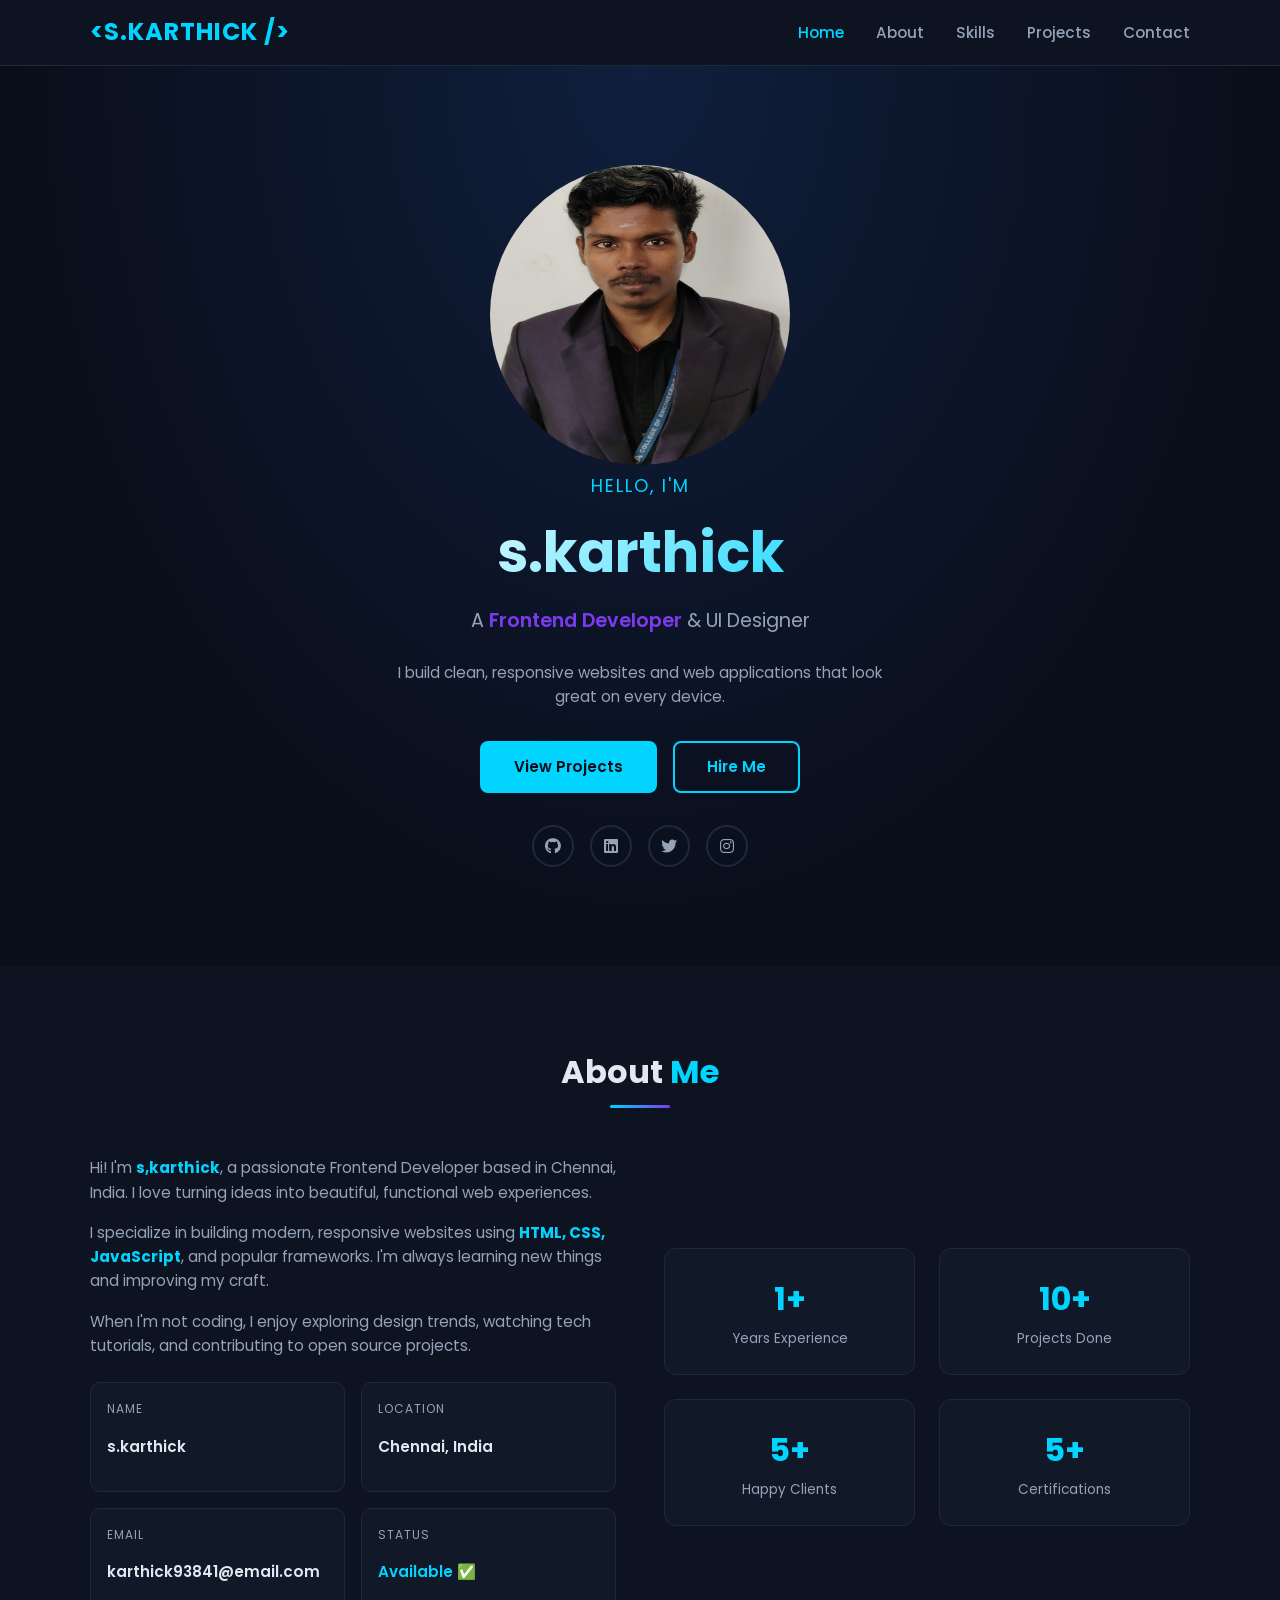
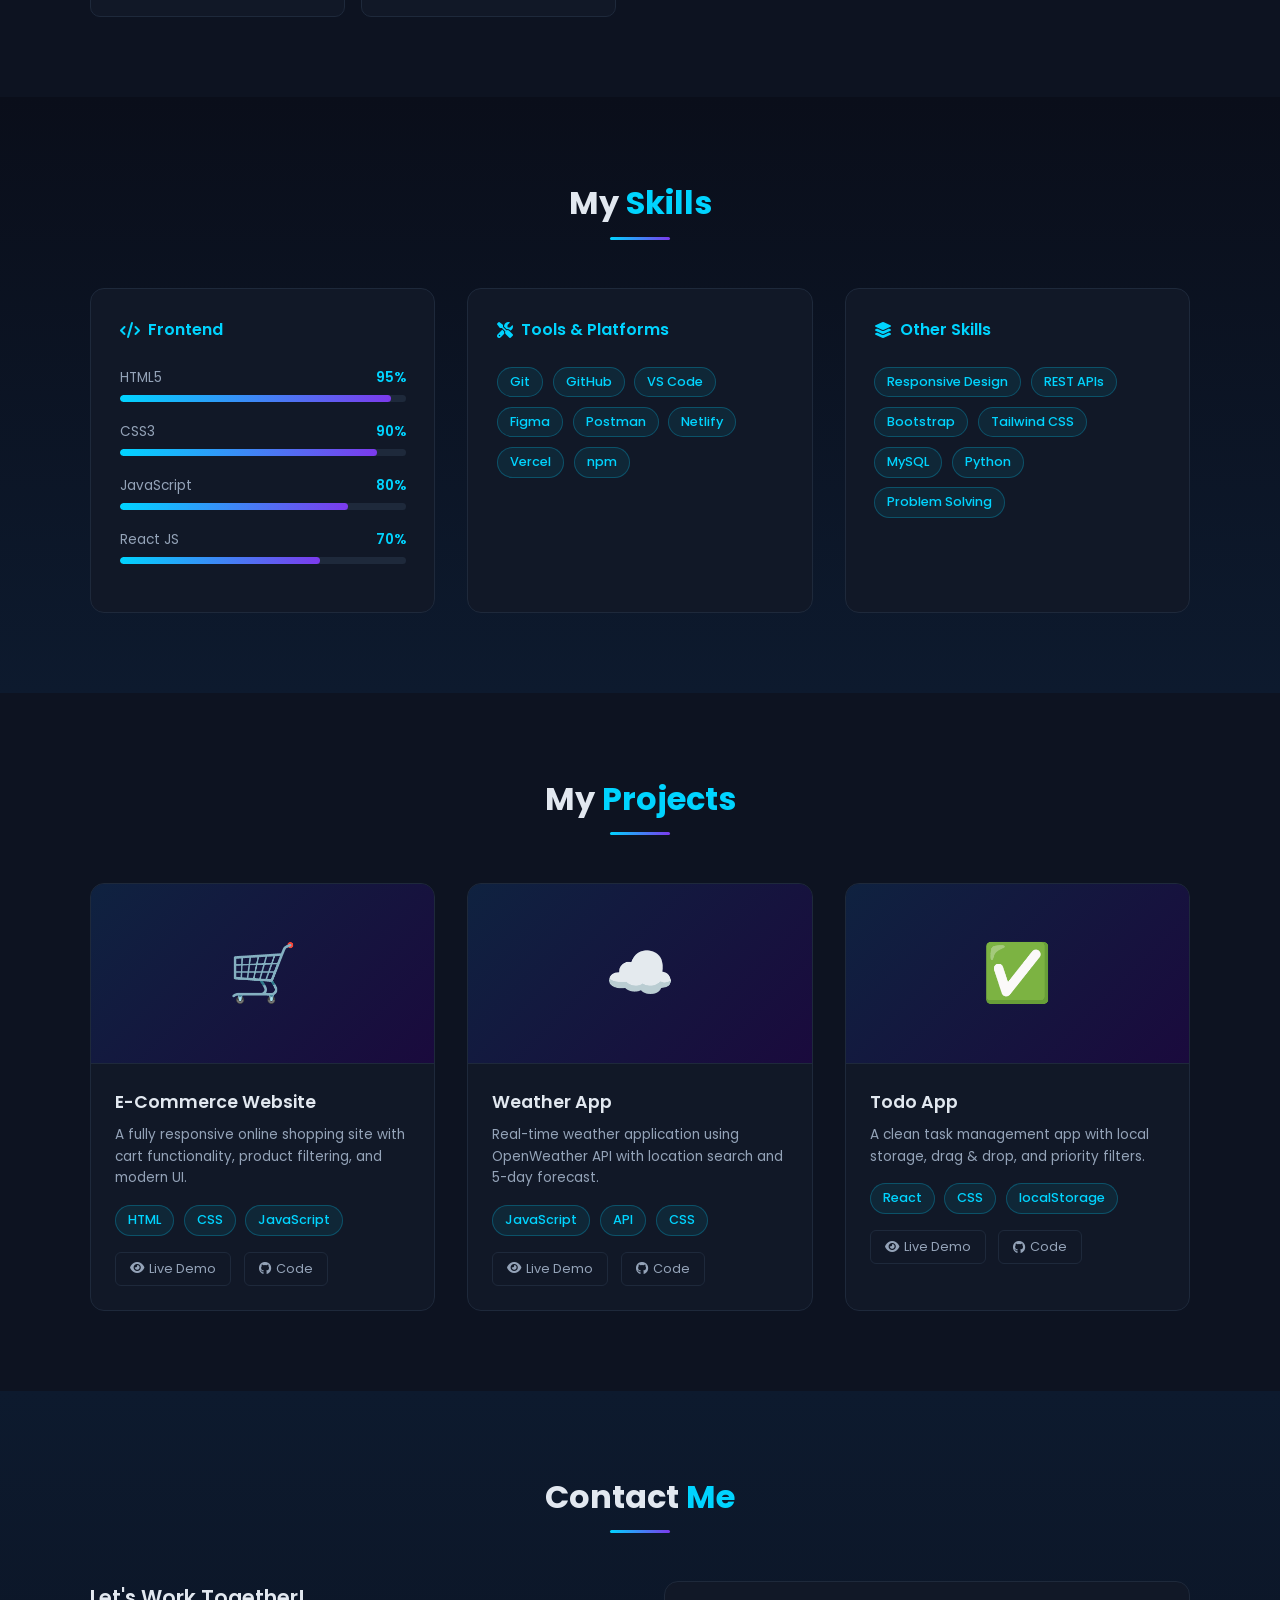
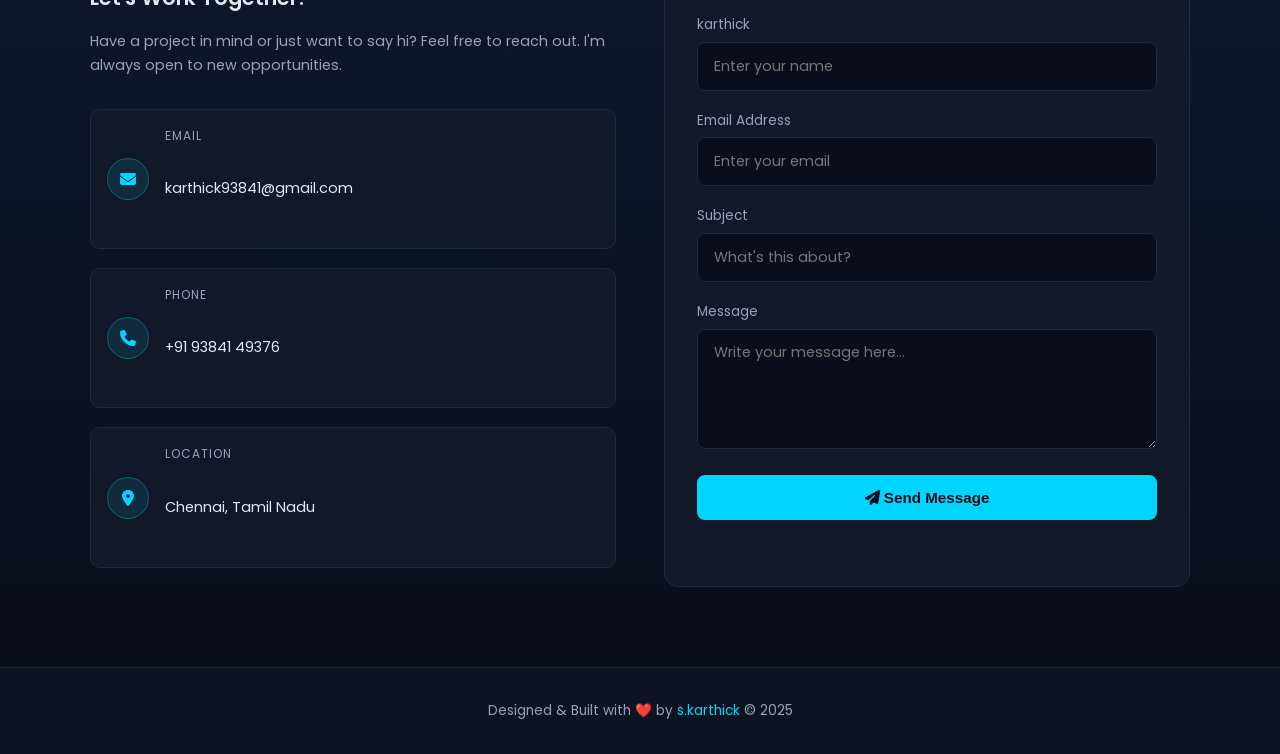
<file: index.html>
<!DOCTYPE html>
<html lang="en">
<head>
  <meta charset="UTF-8" />
  <meta name="viewport" content="width=device-width, initial-scale=1.0"/>
  <title>My Portfolio</title>
  <link href="https://fonts.googleapis.com/css2?family=Poppins:wght@300;400;600;700&display=swap" rel="stylesheet"/>
  <link href="https://cdnjs.cloudflare.com/ajax/libs/font-awesome/6.5.0/css/all.min.css" rel="stylesheet"/>

  <style>
    /* ============================
       CSS VARIABLES (Easy to edit!)
    ============================ */
    :root {
      --bg-main: #0a0e1a;        /* Page background */
      --bg-card: #111827;        /* Card/box background */
      --bg-nav: #0d1321;         /* Navbar background */
      --accent: #00d4ff;         /* Main accent color (cyan) */
      --accent2: #7c3aed;        /* Secondary accent (purple) */
      --text-main: #e2e8f0;      /* Main text */
      --text-muted: #94a3b8;     /* Muted text */
      --border: #1e293b;         /* Default border */
      --border-hover: #00d4ff;   /* Hover border color */
      --shadow-hover: 0 0 20px rgba(0, 212, 255, 0.3);
    }

    /* ============================
       RESET & BASE
    ============================ */
    * {
      margin: 0;
      padding: 0;
      box-sizing: border-box;
    }

    html {
      scroll-behavior: smooth;
    }

    body {
      font-family: 'Poppins', sans-serif;
      background-color: var(--bg-main);
      color: var(--text-main);
      line-height: 1.6;
    }

    a {
      text-decoration: none;
      color: inherit;
    }

    /* ============================
       NAVBAR
    ============================ */
    nav {
      background-color: var(--bg-nav);
      border-bottom: 1px solid var(--border);
      position: sticky;
      top: 0;
      z-index: 100;
      padding: 0 2rem;
    }

    .nav-container {
      max-width: 1100px;
      margin: auto;
      display: flex;
      justify-content: space-between;
      align-items: center;
      height: 65px;
    }

    .logo {
      font-size: 1.5rem;
      font-weight: 700;
      color: var(--accent);
      letter-spacing: 1px;
    }

    .nav-links {
      list-style: none;
      display: flex;
      gap: 2rem;
    }

    .nav-links a {
      color: var(--text-muted);
      font-size: 0.95rem;
      font-weight: 500;
      transition: color 0.3s;
      position: relative;
    }

    /* Underline hover effect on nav */
    .nav-links a::after {
      content: '';
      position: absolute;
      left: 0; bottom: -4px;
      width: 0; height: 2px;
      background: var(--accent);
      transition: width 0.3s;
    }

    .nav-links a:hover {
      color: var(--accent);
    }

    .nav-links a:hover::after {
      width: 100%;
    }

    /* Hamburger for mobile */
    .hamburger {
      display: none;
      font-size: 1.5rem;
      cursor: pointer;
      color: var(--accent);
    }

    /* ============================
       HERO SECTION
    ============================ */
    #home {
      min-height: 100vh;
      display: flex;
      align-items: center;
      justify-content: center;
      text-align: center;
      padding: 4rem 2rem;
      background: radial-gradient(ellipse at top, #0f1f3d 0%, var(--bg-main) 70%);
    }

    .hero-content {
      max-width: 700px;
    }

    .hero-img {
      width: 140px;
      height: 140px;
      border-radius: 50%;
      border: 3px solid var(--accent);
      box-shadow: 0 0 25px rgba(0, 212, 255, 0.4);
      margin-bottom: 1.5rem;
      object-fit: cover;
      background: var(--bg-card);
      display: flex;
      align-items: center;
      justify-content: center;
      font-size: 4rem;
      margin: 0 auto 1.5rem;
    }

    .hero-greeting {
      font-size: 1.1rem;
      color: var(--accent);
      font-weight: 400;
      margin-bottom: 0.5rem;
      letter-spacing: 2px;
      text-transform: uppercase;
    }

    .hero-name {
      font-size: clamp(2rem, 5vw, 3.5rem);
      font-weight: 700;
      margin-bottom: 0.5rem;
      background: linear-gradient(135deg, #ffffff, var(--accent));
      -webkit-background-clip: text;
      -webkit-text-fill-color: transparent;
      background-clip: text;
    }

    .hero-role {
      font-size: 1.2rem;
      color: var(--text-muted);
      margin-bottom: 1.5rem;
    }

    .hero-role span {
      color: var(--accent2);
      font-weight: 600;
    }

    .hero-desc {
      font-size: 0.95rem;
      color: var(--text-muted);
      max-width: 500px;
      margin: 0 auto 2rem;
    }

    .btn-group {
      display: flex;
      gap: 1rem;
      justify-content: center;
      flex-wrap: wrap;
    }

    /* Buttons */
    .btn {
      padding: 0.75rem 2rem;
      border-radius: 8px;
      font-size: 0.95rem;
      font-weight: 600;
      cursor: pointer;
      transition: all 0.3s;
      border: 2px solid transparent;
    }

    .btn-primary {
      background: var(--accent);
      color: #0a0e1a;
      border-color: var(--accent);
    }

    .btn-primary:hover {
      background: transparent;
      color: var(--accent);
      box-shadow: var(--shadow-hover);
    }

    .btn-outline {
      background: transparent;
      color: var(--accent);
      border-color: var(--accent);
    }

    .btn-outline:hover {
      background: var(--accent);
      color: #0a0e1a;
      box-shadow: var(--shadow-hover);
    }

    /* Social icons */
    .social-icons {
      display: flex;
      gap: 1rem;
      justify-content: center;
      margin-top: 2rem;
    }

    .social-icons a {
      width: 42px;
      height: 42px;
      border-radius: 50%;
      border: 2px solid var(--border);
      display: flex;
      align-items: center;
      justify-content: center;
      color: var(--text-muted);
      font-size: 1rem;
      transition: all 0.3s;
    }

    .social-icons a:hover {
      border-color: var(--accent);
      color: var(--accent);
      box-shadow: var(--shadow-hover);
      transform: translateY(-3px);
    }

    /* ============================
       SECTION STYLES (shared)
    ============================ */
    section {
      padding: 5rem 2rem;
    }

    .section-title {
      text-align: center;
      font-size: 2rem;
      font-weight: 700;
      margin-bottom: 0.5rem;
    }

    .section-title span {
      color: var(--accent);
    }

    .section-line {
      width: 60px;
      height: 3px;
      background: linear-gradient(90deg, var(--accent), var(--accent2));
      margin: 0 auto 3rem;
      border-radius: 2px;
    }

    .container {
      max-width: 1100px;
      margin: auto;
    }

    /* ============================
       ABOUT SECTION
    ============================ */
    #about {
      background-color: #0d1321;
    }

    .about-grid {
      display: grid;
      grid-template-columns: 1fr 1fr;
      gap: 3rem;
      align-items: center;
    }

    .about-text p {
      color: var(--text-muted);
      margin-bottom: 1rem;
      font-size: 0.95rem;
    }

    .about-text p strong {
      color: var(--accent);
    }

    .about-info {
      display: grid;
      grid-template-columns: 1fr 1fr;
      gap: 1rem;
      margin-top: 1.5rem;
    }

    .info-box {
      background: var(--bg-card);
      border: 1px solid var(--border);
      border-radius: 10px;
      padding: 1rem;
      transition: all 0.3s;
    }

    .info-box:hover {
      border-color: var(--border-hover);
      box-shadow: var(--shadow-hover);
      transform: translateY(-3px);
    }

    .info-box .label {
      font-size: 0.75rem;
      color: var(--text-muted);
      text-transform: uppercase;
      letter-spacing: 1px;
    }

    .info-box .value {
      font-size: 0.95rem;
      font-weight: 600;
      color: var(--text-main);
      margin-top: 2px;
    }

    /* Stats boxes */
    .about-stats {
      display: grid;
      grid-template-columns: repeat(2, 1fr);
      gap: 1.5rem;
    }

    .stat-card {
      background: var(--bg-card);
      border: 1px solid var(--border);
      border-radius: 12px;
      padding: 1.5rem;
      text-align: center;
      transition: all 0.3s;
    }

    .stat-card:hover {
      border-color: var(--border-hover);
      box-shadow: var(--shadow-hover);
      transform: translateY(-4px);
    }

    .stat-card .number {
      font-size: 2rem;
      font-weight: 700;
      color: var(--accent);
    }

    .stat-card .label {
      font-size: 0.85rem;
      color: var(--text-muted);
      margin-top: 4px;
    }

    /* ============================
       SKILLS SECTION
    ============================ */
    #skills {
      background: linear-gradient(180deg, var(--bg-main) 0%, #0d1a2e 100%);
    }

    .skills-grid {
      display: grid;
      grid-template-columns: repeat(auto-fit, minmax(280px, 1fr));
      gap: 2rem;
    }

    .skill-category {
      background: var(--bg-card);
      border: 1px solid var(--border);
      border-radius: 14px;
      padding: 1.8rem;
      transition: all 0.3s;
    }

    .skill-category:hover {
      border-color: var(--border-hover);
      box-shadow: var(--shadow-hover);
      transform: translateY(-5px);
    }

    .skill-category h3 {
      font-size: 1rem;
      font-weight: 600;
      color: var(--accent);
      margin-bottom: 1.5rem;
      display: flex;
      align-items: center;
      gap: 0.5rem;
    }

    .skill-item {
      margin-bottom: 1.2rem;
    }

    .skill-info {
      display: flex;
      justify-content: space-between;
      font-size: 0.85rem;
      margin-bottom: 6px;
      color: var(--text-muted);
    }

    .skill-info span:last-child {
      color: var(--accent);
      font-weight: 600;
    }

    /* Progress bar */
    .progress-bar {
      height: 7px;
      background: var(--border);
      border-radius: 10px;
      overflow: hidden;
    }

    .progress-fill {
      height: 100%;
      border-radius: 10px;
      background: linear-gradient(90deg, var(--accent), var(--accent2));
      width: 0;
      animation: fillBar 1.5s ease forwards;
      animation-delay: 0.3s;
    }

    @keyframes fillBar {
      from { width: 0; }
      to { width: var(--fill); }
    }

    /* Tech tag chips */
    .tech-tags {
      display: flex;
      flex-wrap: wrap;
      gap: 0.6rem;
      margin-top: 0.5rem;
    }

    .tag {
      background: rgba(0, 212, 255, 0.08);
      border: 1px solid rgba(0, 212, 255, 0.25);
      color: var(--accent);
      padding: 4px 12px;
      border-radius: 20px;
      font-size: 0.8rem;
      font-weight: 500;
      transition: all 0.3s;
    }

    .tag:hover {
      background: var(--accent);
      color: #0a0e1a;
      box-shadow: 0 0 10px rgba(0, 212, 255, 0.4);
    }

    /* ============================
       PROJECTS SECTION
    ============================ */
    #projects {
      background-color: #0d1321;
    }

    .projects-grid {
      display: grid;
      grid-template-columns: repeat(auto-fit, minmax(300px, 1fr));
      gap: 2rem;
    }

    .project-card {
      background: var(--bg-card);
      border: 1px solid var(--border);
      border-radius: 14px;
      overflow: hidden;
      transition: all 0.3s;
    }

    .project-card:hover {
      border-color: var(--border-hover);
      box-shadow: var(--shadow-hover);
      transform: translateY(-6px);
    }

    .project-img {
      height: 180px;
      background: linear-gradient(135deg, #0f2240, #1a0a3d);
      display: flex;
      align-items: center;
      justify-content: center;
      font-size: 3.5rem;
      border-bottom: 1px solid var(--border);
    }

    .project-body {
      padding: 1.5rem;
    }

    .project-body h3 {
      font-size: 1.1rem;
      font-weight: 600;
      margin-bottom: 0.5rem;
    }

    .project-body p {
      font-size: 0.85rem;
      color: var(--text-muted);
      margin-bottom: 1rem;
    }

    .project-links {
      display: flex;
      gap: 0.8rem;
    }

    .project-links a {
      font-size: 0.8rem;
      padding: 6px 14px;
      border-radius: 6px;
      border: 1px solid var(--border);
      color: var(--text-muted);
      display: flex;
      align-items: center;
      gap: 5px;
      transition: all 0.3s;
    }

    .project-links a:hover {
      border-color: var(--accent);
      color: var(--accent);
      box-shadow: 0 0 10px rgba(0, 212, 255, 0.2);
    }

    /* ============================
       CONTACT SECTION
    ============================ */
    #contact {
      background: linear-gradient(180deg, #0d1a2e 0%, var(--bg-main) 100%);
    }

    .contact-grid {
      display: grid;
      grid-template-columns: 1fr 1fr;
      gap: 3rem;
    }

    .contact-info h3 {
      font-size: 1.3rem;
      font-weight: 600;
      margin-bottom: 1rem;
    }

    .contact-info p {
      color: var(--text-muted);
      font-size: 0.9rem;
      margin-bottom: 2rem;
    }

    .contact-item {
      display: flex;
      align-items: center;
      gap: 1rem;
      margin-bottom: 1.2rem;
      padding: 1rem;
      background: var(--bg-card);
      border: 1px solid var(--border);
      border-radius: 10px;
      transition: all 0.3s;
    }

    .contact-item:hover {
      border-color: var(--border-hover);
      box-shadow: var(--shadow-hover);
    }

    .contact-item .icon {
      width: 42px;
      height: 42px;
      border-radius: 50%;
      background: rgba(0, 212, 255, 0.1);
      border: 1px solid rgba(0, 212, 255, 0.3);
      display: flex;
      align-items: center;
      justify-content: center;
      color: var(--accent);
      flex-shrink: 0;
    }

    .contact-item .detail .label {
      font-size: 0.75rem;
      color: var(--text-muted);
      text-transform: uppercase;
      letter-spacing: 1px;
    }

    .contact-item .detail .value {
      font-size: 0.9rem;
      color: var(--text-main);
      margin-top: 2px;
    }

    /* Contact Form */
    .contact-form {
      background: var(--bg-card);
      border: 1px solid var(--border);
      border-radius: 14px;
      padding: 2rem;
    }

    .form-group {
      margin-bottom: 1.2rem;
    }

    .form-group label {
      display: block;
      font-size: 0.85rem;
      color: var(--text-muted);
      margin-bottom: 6px;
    }

    .form-group input,
    .form-group textarea {
      width: 100%;
      padding: 0.8rem 1rem;
      background: var(--bg-main);
      border: 1px solid var(--border);
      border-radius: 8px;
      color: var(--text-main);
      font-family: 'Poppins', sans-serif;
      font-size: 0.9rem;
      transition: border-color 0.3s, box-shadow 0.3s;
      outline: none;
    }

    .form-group input:focus,
    .form-group textarea:focus {
      border-color: var(--accent);
      box-shadow: 0 0 12px rgba(0, 212, 255, 0.2);
    }

    .form-group textarea {
      resize: vertical;
      min-height: 120px;
    }

    .btn-full {
      width: 100%;
    }

    /* ============================
       FOOTER
    ============================ */
    footer {
      background: var(--bg-nav);
      border-top: 1px solid var(--border);
      text-align: center;
      padding: 2rem;
      color: var(--text-muted);
      font-size: 0.85rem;
    }

    footer span {
      color: var(--accent);
    }

    /* ============================
       SCROLL TO TOP BUTTON
    ============================ */
    #scrollTop {
      position: fixed;
      bottom: 2rem;
      right: 2rem;
      width: 44px;
      height: 44px;
      background: var(--accent);
      color: #0a0e1a;
      border: none;
      border-radius: 50%;
      font-size: 1.1rem;
      cursor: pointer;
      display: none;
      align-items: center;
      justify-content: center;
      box-shadow: 0 0 15px rgba(0, 212, 255, 0.4);
      transition: all 0.3s;
      z-index: 99;
    }

    #scrollTop:hover {
      transform: translateY(-3px);
      box-shadow: 0 0 25px rgba(0, 212, 255, 0.6);
    }

    #scrollTop.show {
      display: flex;
    }

    /* ============================
       RESPONSIVE - TABLET
    ============================ */
    @media (max-width: 900px) {
      .about-grid,
      .contact-grid {
        grid-template-columns: 1fr;
      }

      .about-stats {
        grid-template-columns: repeat(4, 1fr);
      }
    }

    /* ============================
       RESPONSIVE - MOBILE
    ============================ */
    @media (max-width: 600px) {
      /* Hamburger menu */
      .hamburger {
        display: block;
      }

      .nav-links {
        display: none;
        flex-direction: column;
        position: absolute;
        top: 65px;
        left: 0;
        right: 0;
        background: var(--bg-nav);
        border-bottom: 1px solid var(--border);
        padding: 1.5rem 2rem;
        gap: 1.5rem;
      }

      .nav-links.open {
        display: flex;
      }

      .about-info {
        grid-template-columns: 1fr;
      }

      .about-stats {
        grid-template-columns: repeat(2, 1fr);
      }

      .projects-grid {
        grid-template-columns: 1fr;
      }

      section {
        padding: 3.5rem 1.2rem;
      }

      .hero-name {
        font-size: 2rem;
      }
    }
  </style>
</head>
<body>
  <nav>
    <div class="nav-container">
      <div class="logo">&lt;S.KARTHICK /&gt;</div>
      <span class="hamburger" id="menuBtn"><i class="fas fa-bars"></i></span>
      <ul class="nav-links" id="navLinks">
        <li><a href="#home">Home</a></li>
        <li><a href="#about">About</a></li>
        <li><a href="#skills">Skills</a></li>
        <li><a href="#projects">Projects</a></li>
        <li><a href="#contact">Contact</a></li>
      </ul>
    </div>
  </nav>

  <!-- ===================== HERO ===================== -->
  <section id="home">
    <div class="hero-content">
      <div class="hero_img">
        <img style="width: 300px;height: 300px; border-radius: 50%;" src="./hero_img.jpeg" alt="">
      </div>
      <p class="hero-greeting">Hello, I'm</p>
      <h1 class="hero-name">s.karthick</h1>
      <p class="hero-role">A <span>Frontend Developer</span> &amp; UI Designer</p>
      <p class="hero-desc">
        I build clean, responsive websites and web applications that look great on every device.
      </p>
      <div class="btn-group">
        <a href="#projects" class="btn btn-primary">View Projects</a>
        <a href="#contact" class="btn btn-outline">Hire Me</a>
      </div>
      <div class="social-icons">
        <a href="#"><i class="fab fa-github"></i></a>
        <a href="#"><i class="fab fa-linkedin"></i></a>
        <a href="#"><i class="fab fa-twitter"></i></a>
        <a href="#"><i class="fab fa-instagram"></i></a>
      </div>
    </div>
  </section>

  <section id="about">
    <div class="container">
      <h2 class="section-title">About <span>Me</span></h2>
      <div class="section-line"></div>
      <div class="about-grid">
        <div class="about-text">
          <p>Hi! I'm <strong>s,karthick</strong>, a passionate Frontend Developer based in Chennai, India. I love turning ideas into beautiful, functional web experiences.</p>
          <p>I specialize in building modern, responsive websites using <strong>HTML, CSS, JavaScript</strong>, and popular frameworks. I'm always learning new things and improving my craft.</p>
          <p>When I'm not coding, I enjoy exploring design trends, watching tech tutorials, and contributing to open source projects.</p>
          <div class="about-info">
            <div class="info-box">
              <p class="label">Name</p>
              <p class="value">s.karthick</p>
            </div>
            <div class="info-box">
              <p class="label">Location</p>
              <p class="value">Chennai, India</p>
            </div>
            <div class="info-box">
              <p class="label">Email</p>
              <p class="value">karthick93841@email.com</p>
            </div>
            <div class="info-box">
              <p class="label">Status</p>
              <p class="value" style="color:var(--accent)">Available ✅</p>
            </div>
          </div>
        </div>
        <div class="about-stats">
          <div class="stat-card">
            <div class="number">1+</div>
            <div class="label">Years Experience</div>
          </div>
          <div class="stat-card">
            <div class="number">10+</div>
            <div class="label">Projects Done</div>
          </div>
          <div class="stat-card">
            <div class="number">5+</div>
            <div class="label">Happy Clients</div>
          </div>
          <div class="stat-card">
            <div class="number">5+</div>
            <div class="label">Certifications</div>
          </div>
        </div>
      </div>
    </div>
  </section>
  <section id="skills">
    <div class="container">
      <h2 class="section-title">My <span>Skills</span></h2>
      <div class="section-line"></div>
      <div class="skills-grid">
        <div class="skill-category">
          <h3><i class="fas fa-code"></i> Frontend</h3>
          <div class="skill-item">
            <div class="skill-info"><span>HTML5</span><span>95%</span></div>
            <div class="progress-bar"><div class="progress-fill" style="--fill:95%"></div></div>
          </div>
          <div class="skill-item">
            <div class="skill-info"><span>CSS3</span><span>90%</span></div>
            <div class="progress-bar"><div class="progress-fill" style="--fill:90%"></div></div>
          </div>
          <div class="skill-item">
            <div class="skill-info"><span>JavaScript</span><span>80%</span></div>
            <div class="progress-bar"><div class="progress-fill" style="--fill:80%"></div></div>
          </div>
          <div class="skill-item">
            <div class="skill-info"><span>React JS</span><span>70%</span></div>
            <div class="progress-bar"><div class="progress-fill" style="--fill:70%"></div></div>
          </div>
        </div>

        <!-- Tools -->
        <div class="skill-category">
          <h3><i class="fas fa-tools"></i> Tools & Platforms</h3>
          <div class="tech-tags">
            <span class="tag">Git</span>
            <span class="tag">GitHub</span>
            <span class="tag">VS Code</span>
            <span class="tag">Figma</span>
            <span class="tag">Postman</span>
            <span class="tag">Netlify</span>
            <span class="tag">Vercel</span>
            <span class="tag">npm</span>
          </div>
        </div>

        <!-- Other Skills -->
        <div class="skill-category">
          <h3><i class="fas fa-layer-group"></i> Other Skills</h3>
          <div class="tech-tags">
            <span class="tag">Responsive Design</span>
            <span class="tag">REST APIs</span>
            <span class="tag">Bootstrap</span>
            <span class="tag">Tailwind CSS</span>
            <span class="tag">MySQL</span>
            <span class="tag">Python</span>
            <span class="tag">Problem Solving</span>
          </div>
        </div>

      </div>
    </div>
  </section>
  <section id="projects">
    <div class="container">
      <h2 class="section-title">My <span>Projects</span></h2>
      <div class="section-line"></div>
      <div class="projects-grid">
   <div class="project-card">
          <div class="project-img">🛒</div>
          <div class="project-body">
            <h3>E-Commerce Website</h3>
            <p>A fully responsive online shopping site with cart functionality, product filtering, and modern UI.</p>
            <div class="tech-tags" style="margin-bottom:1rem">
              <span class="tag">HTML</span>
              <span class="tag">CSS</span>
              <span class="tag">JavaScript</span>
            </div>
            <div class="project-links">
              <a href="#"><i class="fas fa-eye"></i> Live Demo</a>
              <a href="#"><i class="fab fa-github"></i> Code</a>
            </div>
          </div>
        </div>

        <div class="project-card">
          <div class="project-img">☁️</div>
          <div class="project-body">
            <h3>Weather App</h3>
            <p>Real-time weather application using OpenWeather API with location search and 5-day forecast.</p>
            <div class="tech-tags" style="margin-bottom:1rem">
              <span class="tag">JavaScript</span>
              <span class="tag">API</span>
              <span class="tag">CSS</span>
            </div>
            <div class="project-links">
              <a href="#"><i class="fas fa-eye"></i> Live Demo</a>
              <a href="#"><i class="fab fa-github"></i> Code</a>
            </div>
          </div>
        </div>

        <div class="project-card">
          <div class="project-img">✅</div>
          <div class="project-body">
            <h3>Todo App</h3>
            <p>A clean task management app with local storage, drag & drop, and priority filters.</p>
            <div class="tech-tags" style="margin-bottom:1rem">
              <span class="tag">React</span>
              <span class="tag">CSS</span>
              <span class="tag">localStorage</span>
            </div>
            <div class="project-links">
              <a href="#"><i class="fas fa-eye"></i> Live Demo</a>
              <a href="#"><i class="fab fa-github"></i> Code</a>
            </div>
          </div>
        </div>
      </div>
    </div>
  </section>
  <section id="contact">
    <div class="container">
      <h2 class="section-title">Contact <span>Me</span></h2>
      <div class="section-line"></div>
      <div class="contact-grid">
        <div class="contact-info">
          <h3>Let's Work Together!</h3>
          <p>Have a project in mind or just want to say hi? Feel free to reach out. I'm always open to new opportunities.</p>
          <div class="contact-item">
            <div class="icon"><i class="fas fa-envelope"></i></div>
            <div class="detail">
              <p class="label">Email</p>
              <p class="value">karthick93841@gmail.com</p>
            </div>
          </div>
          <div class="contact-item">
            <div class="icon"><i class="fas fa-phone"></i></div>
            <div class="detail">
              <p class="label">Phone</p>
              <p class="value">+91 93841 49376</p>
            </div>
          </div>
          <div class="contact-item">
            <div class="icon"><i class="fas fa-map-marker-alt"></i></div>
            <div class="detail">
              <p class="label">Location</p>
              <p class="value">Chennai, Tamil Nadu</p>
            </div>
          </div>
        </div>
        <div class="contact-form">
          <div class="form-group">
            <label>karthick</label>
            <input type="text" placeholder="Enter your name" />
          </div>
          <div class="form-group">
            <label>Email Address</label>
            <input type="email" placeholder="Enter your email" />
          </div>
          <div class="form-group">
            <label>Subject</label>
            <input type="text" placeholder="What's this about?" />
          </div>
          <div class="form-group">
            <label>Message</label>
            <textarea placeholder="Write your message here..."></textarea>
          </div>
          <button class="btn btn-primary btn-full">
            <i class="fas fa-paper-plane"></i> Send Message
          </button>
        </div>

      </div>
    </div>
  </section>
  <footer>
    <p>Designed & Built with <span>❤️</span> by <span>s.karthick</span> &copy; 2025</p>
  </footer>
  <button id="scrollTop" title="Back to top">
    <i class="fas fa-arrow-up"></i>
  </button>
 <script>
   const menuBtn = document.getElementById('menuBtn');
    const navLinks = document.getElementById('navLinks');
    menuBtn.addEventListener('click', () => {
      navLinks.classList.toggle('open');
    });
    navLinks.querySelectorAll('a').forEach(link => {
      link.addEventListener('click', () => {
        navLinks.classList.remove('open');
      });
    });
    const scrollBtn = document.getElementById('scrollTop');

    window.addEventListener('scroll', () => {
      if (window.scrollY > 400) {
        scrollBtn.classList.add('show');
      } else {
        scrollBtn.classList.remove('show');
      }
    });

    scrollBtn.addEventListener('click', () => {
      window.scrollTo({ top: 0, behavior: 'smooth' });
    });
    const sections = document.querySelectorAll('section');
    const navItems = document.querySelectorAll('.nav-links a');
    window.addEventListener('scroll', () => {
      let current = '';
      sections.forEach(section => {
        if (window.scrollY >= section.offsetTop - 100) {
          current = section.getAttribute('id');
        }
      });
      navItems.forEach(link => {
        link.style.color = '';
        if (link.getAttribute('href') === '#' + current) {
          link.style.color = 'var(--accent)';
        }
      });
    });
  </script>

</body>
</html>
</file>
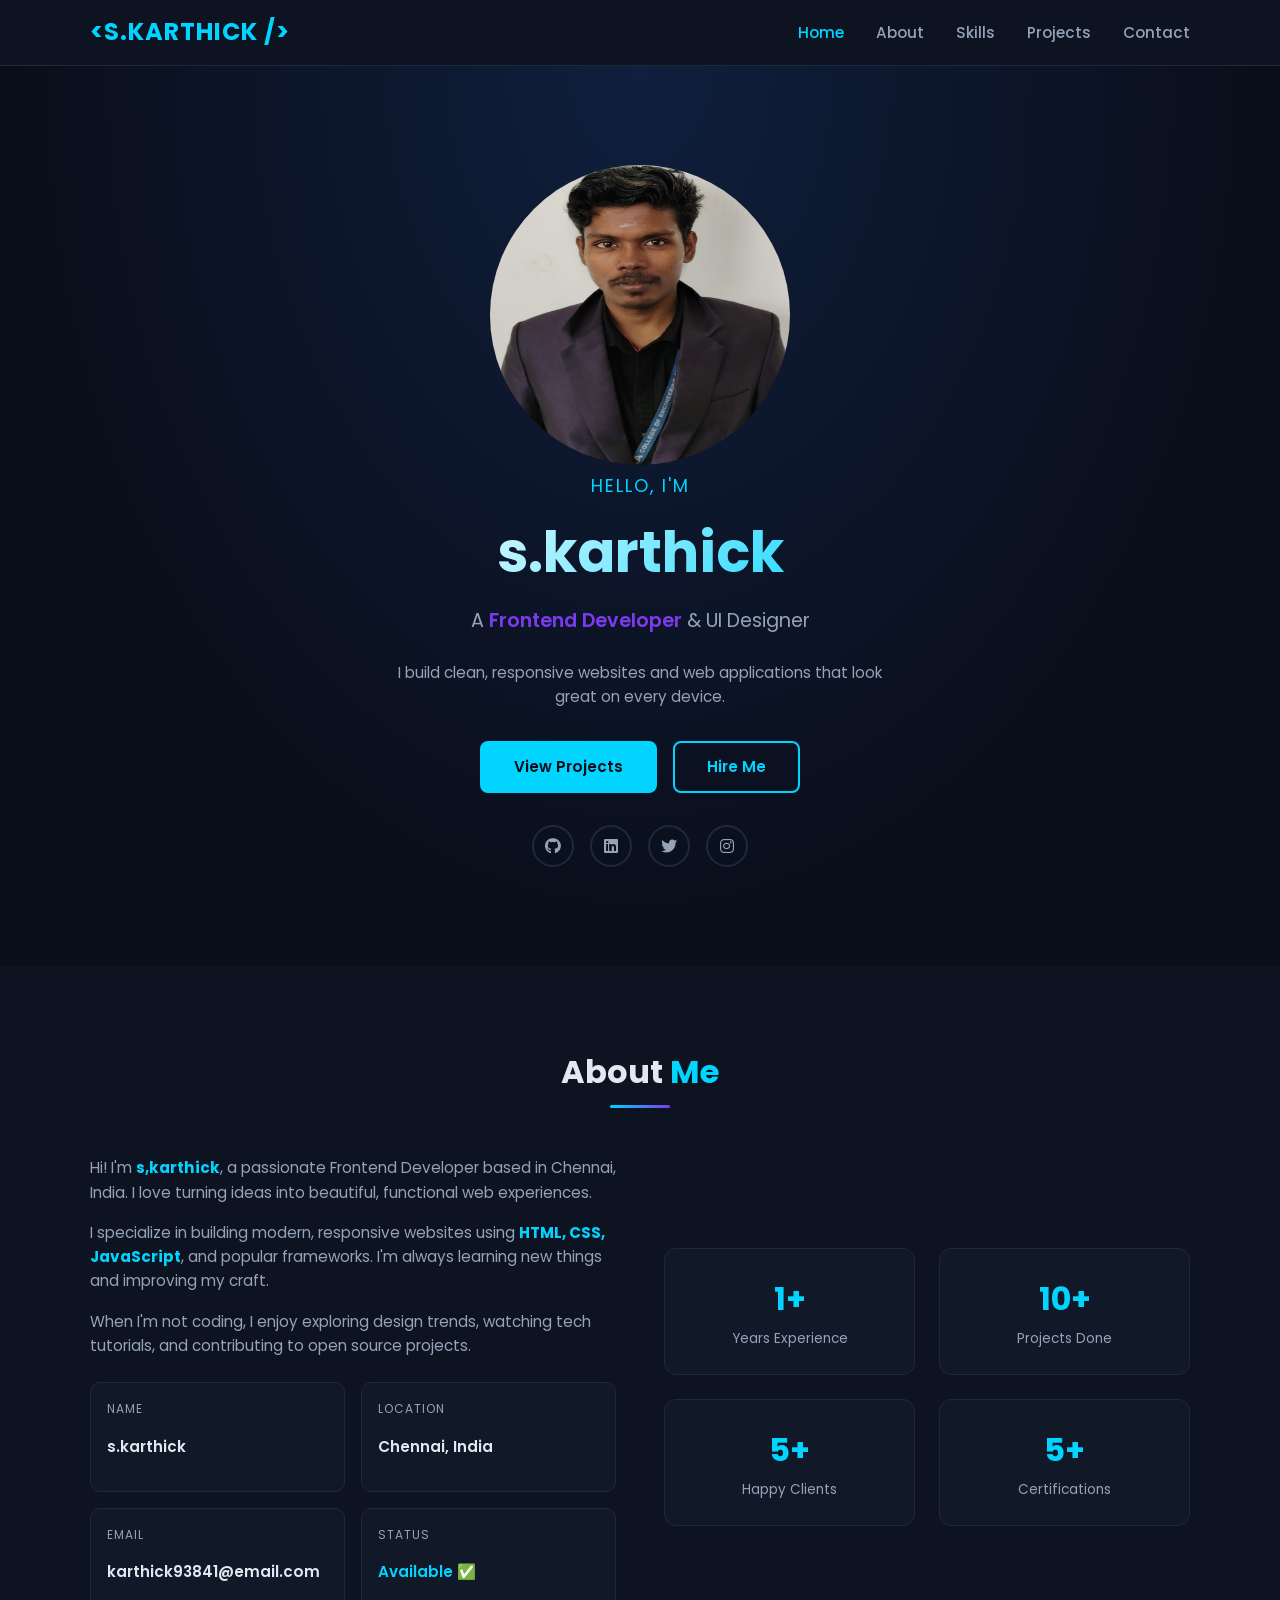
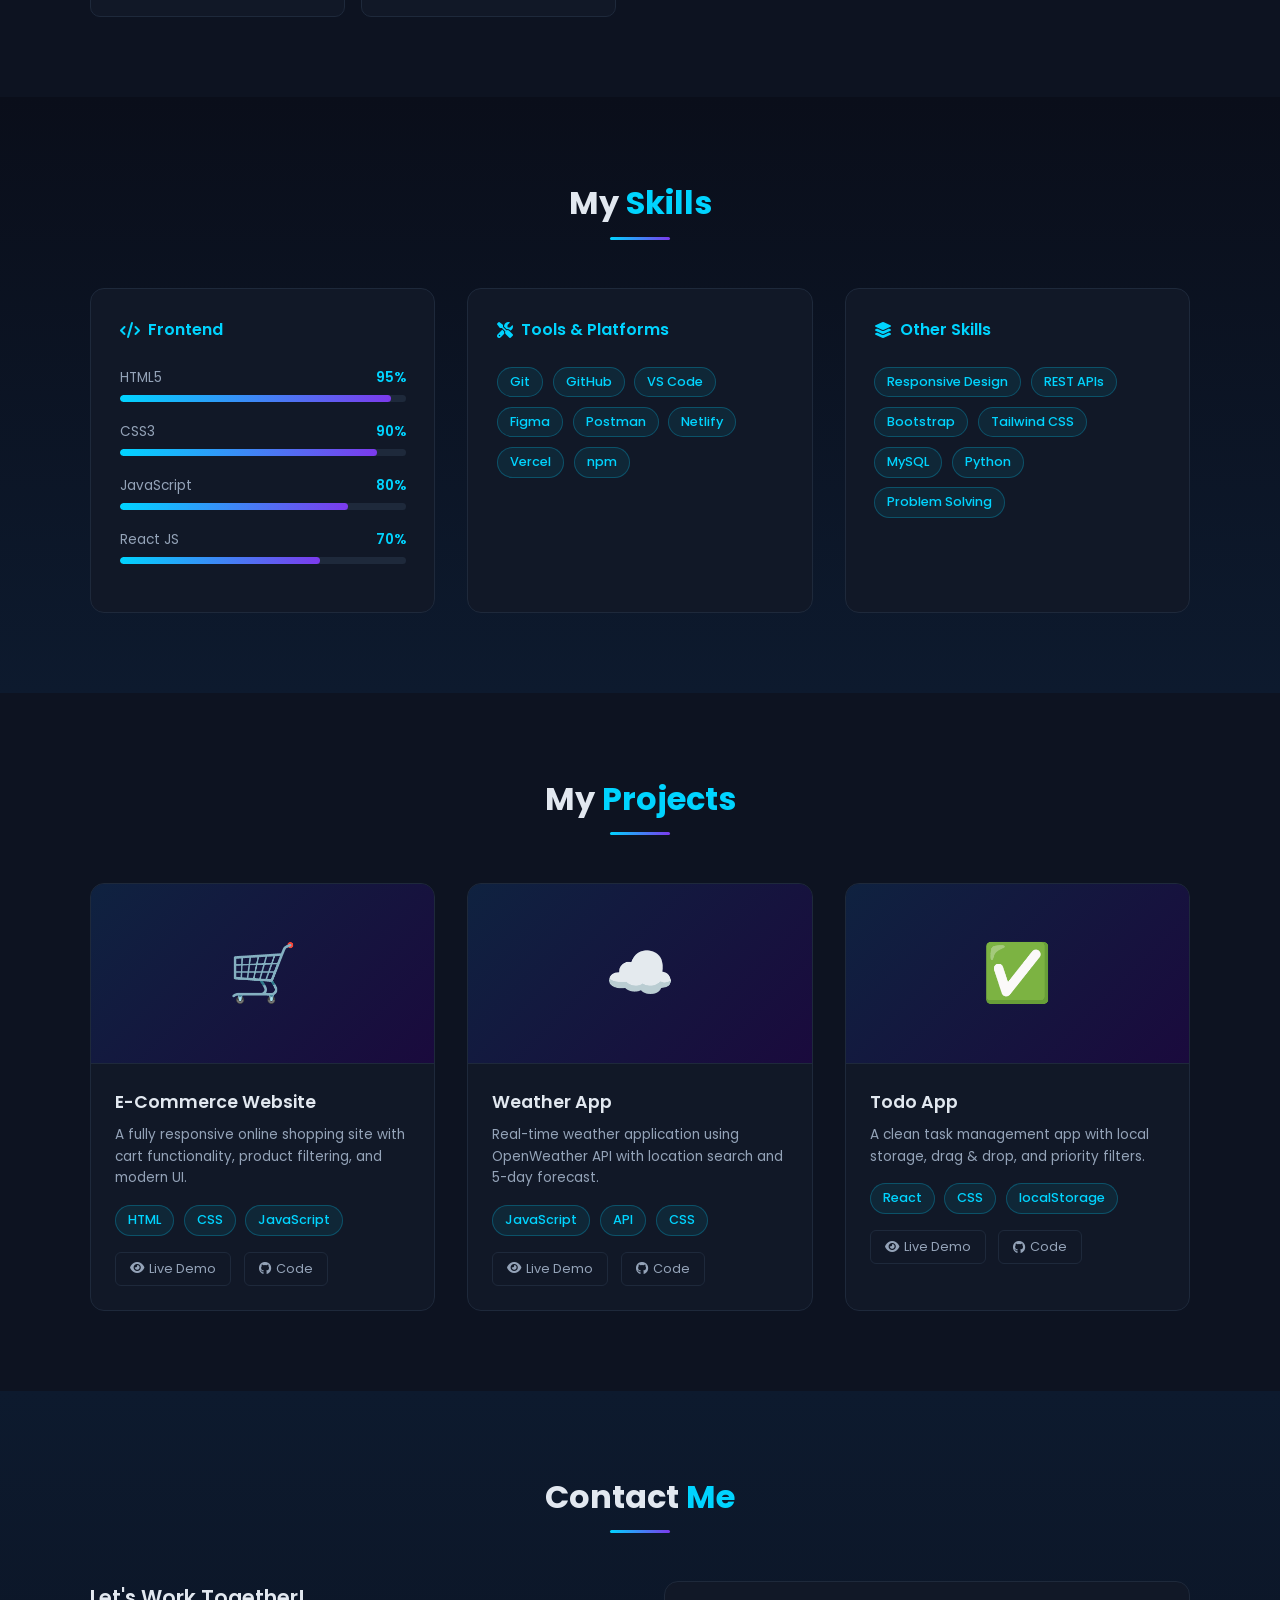
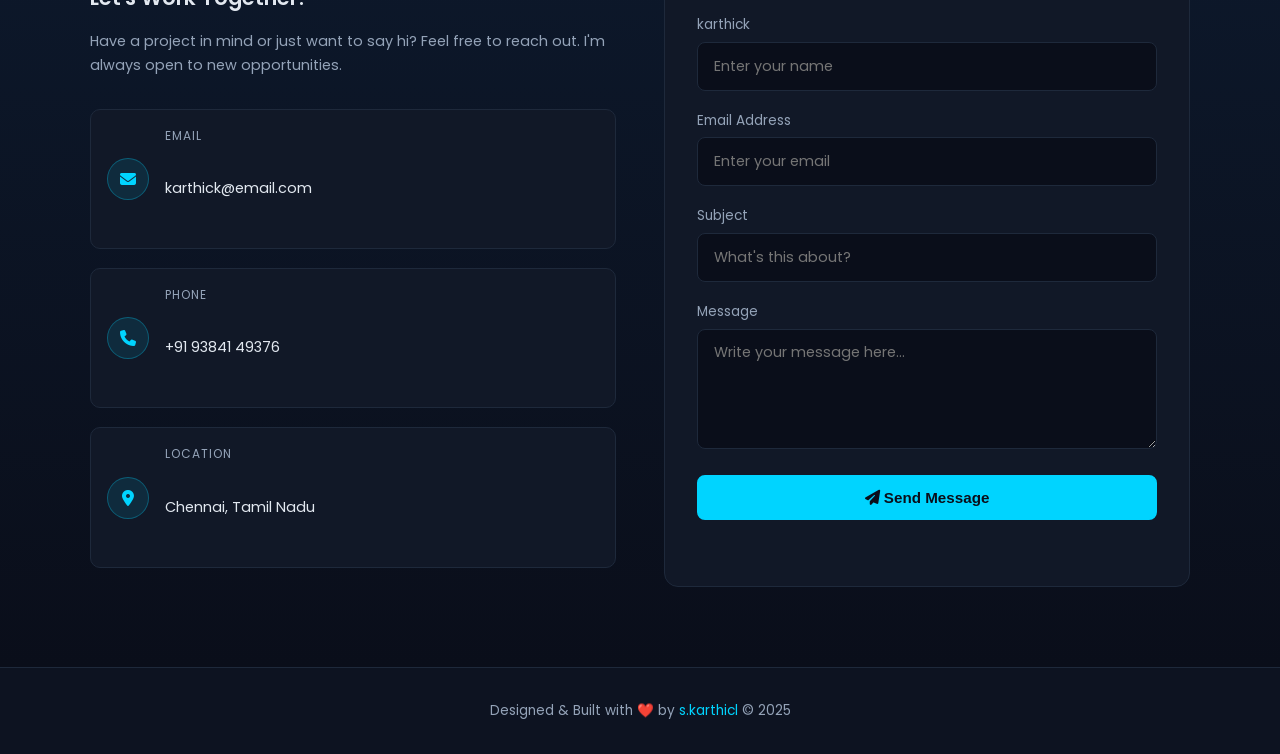
<file: sm.html>
<!DOCTYPE html>
<html lang="en">
<head>
  <meta charset="UTF-8" />
  <meta name="viewport" content="width=device-width, initial-scale=1.0"/>
  <title>My Portfolio</title>
  <link href="https://fonts.googleapis.com/css2?family=Poppins:wght@300;400;600;700&display=swap" rel="stylesheet"/>
  <link href="https://cdnjs.cloudflare.com/ajax/libs/font-awesome/6.5.0/css/all.min.css" rel="stylesheet"/>

  <style>
    /* ============================
       CSS VARIABLES (Easy to edit!)
    ============================ */
    :root {
      --bg-main: #0a0e1a;        /* Page background */
      --bg-card: #111827;        /* Card/box background */
      --bg-nav: #0d1321;         /* Navbar background */
      --accent: #00d4ff;         /* Main accent color (cyan) */
      --accent2: #7c3aed;        /* Secondary accent (purple) */
      --text-main: #e2e8f0;      /* Main text */
      --text-muted: #94a3b8;     /* Muted text */
      --border: #1e293b;         /* Default border */
      --border-hover: #00d4ff;   /* Hover border color */
      --shadow-hover: 0 0 20px rgba(0, 212, 255, 0.3);
    }

    /* ============================
       RESET & BASE
    ============================ */
    * {
      margin: 0;
      padding: 0;
      box-sizing: border-box;
    }

    html {
      scroll-behavior: smooth;
    }

    body {
      font-family: 'Poppins', sans-serif;
      background-color: var(--bg-main);
      color: var(--text-main);
      line-height: 1.6;
    }

    a {
      text-decoration: none;
      color: inherit;
    }

    /* ============================
       NAVBAR
    ============================ */
    nav {
      background-color: var(--bg-nav);
      border-bottom: 1px solid var(--border);
      position: sticky;
      top: 0;
      z-index: 100;
      padding: 0 2rem;
    }

    .nav-container {
      max-width: 1100px;
      margin: auto;
      display: flex;
      justify-content: space-between;
      align-items: center;
      height: 65px;
    }

    .logo {
      font-size: 1.5rem;
      font-weight: 700;
      color: var(--accent);
      letter-spacing: 1px;
    }

    .nav-links {
      list-style: none;
      display: flex;
      gap: 2rem;
    }

    .nav-links a {
      color: var(--text-muted);
      font-size: 0.95rem;
      font-weight: 500;
      transition: color 0.3s;
      position: relative;
    }

    /* Underline hover effect on nav */
    .nav-links a::after {
      content: '';
      position: absolute;
      left: 0; bottom: -4px;
      width: 0; height: 2px;
      background: var(--accent);
      transition: width 0.3s;
    }

    .nav-links a:hover {
      color: var(--accent);
    }

    .nav-links a:hover::after {
      width: 100%;
    }

    /* Hamburger for mobile */
    .hamburger {
      display: none;
      font-size: 1.5rem;
      cursor: pointer;
      color: var(--accent);
    }

    /* ============================
       HERO SECTION
    ============================ */
    #home {
      min-height: 100vh;
      display: flex;
      align-items: center;
      justify-content: center;
      text-align: center;
      padding: 4rem 2rem;
      background: radial-gradient(ellipse at top, #0f1f3d 0%, var(--bg-main) 70%);
    }

    .hero-content {
      max-width: 700px;
    }

    .hero-img {
      width: 140px;
      height: 140px;
      border-radius: 50%;
      border: 3px solid var(--accent);
      box-shadow: 0 0 25px rgba(0, 212, 255, 0.4);
      margin-bottom: 1.5rem;
      object-fit: cover;
      background: var(--bg-card);
      display: flex;
      align-items: center;
      justify-content: center;
      font-size: 4rem;
      margin: 0 auto 1.5rem;
    }

    .hero-greeting {
      font-size: 1.1rem;
      color: var(--accent);
      font-weight: 400;
      margin-bottom: 0.5rem;
      letter-spacing: 2px;
      text-transform: uppercase;
    }

    .hero-name {
      font-size: clamp(2rem, 5vw, 3.5rem);
      font-weight: 700;
      margin-bottom: 0.5rem;
      background: linear-gradient(135deg, #ffffff, var(--accent));
      -webkit-background-clip: text;
      -webkit-text-fill-color: transparent;
      background-clip: text;
    }

    .hero-role {
      font-size: 1.2rem;
      color: var(--text-muted);
      margin-bottom: 1.5rem;
    }

    .hero-role span {
      color: var(--accent2);
      font-weight: 600;
    }

    .hero-desc {
      font-size: 0.95rem;
      color: var(--text-muted);
      max-width: 500px;
      margin: 0 auto 2rem;
    }

    .btn-group {
      display: flex;
      gap: 1rem;
      justify-content: center;
      flex-wrap: wrap;
    }

    /* Buttons */
    .btn {
      padding: 0.75rem 2rem;
      border-radius: 8px;
      font-size: 0.95rem;
      font-weight: 600;
      cursor: pointer;
      transition: all 0.3s;
      border: 2px solid transparent;
    }

    .btn-primary {
      background: var(--accent);
      color: #0a0e1a;
      border-color: var(--accent);
    }

    .btn-primary:hover {
      background: transparent;
      color: var(--accent);
      box-shadow: var(--shadow-hover);
    }

    .btn-outline {
      background: transparent;
      color: var(--accent);
      border-color: var(--accent);
    }

    .btn-outline:hover {
      background: var(--accent);
      color: #0a0e1a;
      box-shadow: var(--shadow-hover);
    }

    /* Social icons */
    .social-icons {
      display: flex;
      gap: 1rem;
      justify-content: center;
      margin-top: 2rem;
    }

    .social-icons a {
      width: 42px;
      height: 42px;
      border-radius: 50%;
      border: 2px solid var(--border);
      display: flex;
      align-items: center;
      justify-content: center;
      color: var(--text-muted);
      font-size: 1rem;
      transition: all 0.3s;
    }

    .social-icons a:hover {
      border-color: var(--accent);
      color: var(--accent);
      box-shadow: var(--shadow-hover);
      transform: translateY(-3px);
    }

    /* ============================
       SECTION STYLES (shared)
    ============================ */
    section {
      padding: 5rem 2rem;
    }

    .section-title {
      text-align: center;
      font-size: 2rem;
      font-weight: 700;
      margin-bottom: 0.5rem;
    }

    .section-title span {
      color: var(--accent);
    }

    .section-line {
      width: 60px;
      height: 3px;
      background: linear-gradient(90deg, var(--accent), var(--accent2));
      margin: 0 auto 3rem;
      border-radius: 2px;
    }

    .container {
      max-width: 1100px;
      margin: auto;
    }

    /* ============================
       ABOUT SECTION
    ============================ */
    #about {
      background-color: #0d1321;
    }

    .about-grid {
      display: grid;
      grid-template-columns: 1fr 1fr;
      gap: 3rem;
      align-items: center;
    }

    .about-text p {
      color: var(--text-muted);
      margin-bottom: 1rem;
      font-size: 0.95rem;
    }

    .about-text p strong {
      color: var(--accent);
    }

    .about-info {
      display: grid;
      grid-template-columns: 1fr 1fr;
      gap: 1rem;
      margin-top: 1.5rem;
    }

    .info-box {
      background: var(--bg-card);
      border: 1px solid var(--border);
      border-radius: 10px;
      padding: 1rem;
      transition: all 0.3s;
    }

    .info-box:hover {
      border-color: var(--border-hover);
      box-shadow: var(--shadow-hover);
      transform: translateY(-3px);
    }

    .info-box .label {
      font-size: 0.75rem;
      color: var(--text-muted);
      text-transform: uppercase;
      letter-spacing: 1px;
    }

    .info-box .value {
      font-size: 0.95rem;
      font-weight: 600;
      color: var(--text-main);
      margin-top: 2px;
    }

    /* Stats boxes */
    .about-stats {
      display: grid;
      grid-template-columns: repeat(2, 1fr);
      gap: 1.5rem;
    }

    .stat-card {
      background: var(--bg-card);
      border: 1px solid var(--border);
      border-radius: 12px;
      padding: 1.5rem;
      text-align: center;
      transition: all 0.3s;
    }

    .stat-card:hover {
      border-color: var(--border-hover);
      box-shadow: var(--shadow-hover);
      transform: translateY(-4px);
    }

    .stat-card .number {
      font-size: 2rem;
      font-weight: 700;
      color: var(--accent);
    }

    .stat-card .label {
      font-size: 0.85rem;
      color: var(--text-muted);
      margin-top: 4px;
    }

    /* ============================
       SKILLS SECTION
    ============================ */
    #skills {
      background: linear-gradient(180deg, var(--bg-main) 0%, #0d1a2e 100%);
    }

    .skills-grid {
      display: grid;
      grid-template-columns: repeat(auto-fit, minmax(280px, 1fr));
      gap: 2rem;
    }

    .skill-category {
      background: var(--bg-card);
      border: 1px solid var(--border);
      border-radius: 14px;
      padding: 1.8rem;
      transition: all 0.3s;
    }

    .skill-category:hover {
      border-color: var(--border-hover);
      box-shadow: var(--shadow-hover);
      transform: translateY(-5px);
    }

    .skill-category h3 {
      font-size: 1rem;
      font-weight: 600;
      color: var(--accent);
      margin-bottom: 1.5rem;
      display: flex;
      align-items: center;
      gap: 0.5rem;
    }

    .skill-item {
      margin-bottom: 1.2rem;
    }

    .skill-info {
      display: flex;
      justify-content: space-between;
      font-size: 0.85rem;
      margin-bottom: 6px;
      color: var(--text-muted);
    }

    .skill-info span:last-child {
      color: var(--accent);
      font-weight: 600;
    }

    /* Progress bar */
    .progress-bar {
      height: 7px;
      background: var(--border);
      border-radius: 10px;
      overflow: hidden;
    }

    .progress-fill {
      height: 100%;
      border-radius: 10px;
      background: linear-gradient(90deg, var(--accent), var(--accent2));
      width: 0;
      animation: fillBar 1.5s ease forwards;
      animation-delay: 0.3s;
    }

    @keyframes fillBar {
      from { width: 0; }
      to { width: var(--fill); }
    }

    /* Tech tag chips */
    .tech-tags {
      display: flex;
      flex-wrap: wrap;
      gap: 0.6rem;
      margin-top: 0.5rem;
    }

    .tag {
      background: rgba(0, 212, 255, 0.08);
      border: 1px solid rgba(0, 212, 255, 0.25);
      color: var(--accent);
      padding: 4px 12px;
      border-radius: 20px;
      font-size: 0.8rem;
      font-weight: 500;
      transition: all 0.3s;
    }

    .tag:hover {
      background: var(--accent);
      color: #0a0e1a;
      box-shadow: 0 0 10px rgba(0, 212, 255, 0.4);
    }

    /* ============================
       PROJECTS SECTION
    ============================ */
    #projects {
      background-color: #0d1321;
    }

    .projects-grid {
      display: grid;
      grid-template-columns: repeat(auto-fit, minmax(300px, 1fr));
      gap: 2rem;
    }

    .project-card {
      background: var(--bg-card);
      border: 1px solid var(--border);
      border-radius: 14px;
      overflow: hidden;
      transition: all 0.3s;
    }

    .project-card:hover {
      border-color: var(--border-hover);
      box-shadow: var(--shadow-hover);
      transform: translateY(-6px);
    }

    .project-img {
      height: 180px;
      background: linear-gradient(135deg, #0f2240, #1a0a3d);
      display: flex;
      align-items: center;
      justify-content: center;
      font-size: 3.5rem;
      border-bottom: 1px solid var(--border);
    }

    .project-body {
      padding: 1.5rem;
    }

    .project-body h3 {
      font-size: 1.1rem;
      font-weight: 600;
      margin-bottom: 0.5rem;
    }

    .project-body p {
      font-size: 0.85rem;
      color: var(--text-muted);
      margin-bottom: 1rem;
    }

    .project-links {
      display: flex;
      gap: 0.8rem;
    }

    .project-links a {
      font-size: 0.8rem;
      padding: 6px 14px;
      border-radius: 6px;
      border: 1px solid var(--border);
      color: var(--text-muted);
      display: flex;
      align-items: center;
      gap: 5px;
      transition: all 0.3s;
    }

    .project-links a:hover {
      border-color: var(--accent);
      color: var(--accent);
      box-shadow: 0 0 10px rgba(0, 212, 255, 0.2);
    }

    /* ============================
       CONTACT SECTION
    ============================ */
    #contact {
      background: linear-gradient(180deg, #0d1a2e 0%, var(--bg-main) 100%);
    }

    .contact-grid {
      display: grid;
      grid-template-columns: 1fr 1fr;
      gap: 3rem;
    }

    .contact-info h3 {
      font-size: 1.3rem;
      font-weight: 600;
      margin-bottom: 1rem;
    }

    .contact-info p {
      color: var(--text-muted);
      font-size: 0.9rem;
      margin-bottom: 2rem;
    }

    .contact-item {
      display: flex;
      align-items: center;
      gap: 1rem;
      margin-bottom: 1.2rem;
      padding: 1rem;
      background: var(--bg-card);
      border: 1px solid var(--border);
      border-radius: 10px;
      transition: all 0.3s;
    }

    .contact-item:hover {
      border-color: var(--border-hover);
      box-shadow: var(--shadow-hover);
    }

    .contact-item .icon {
      width: 42px;
      height: 42px;
      border-radius: 50%;
      background: rgba(0, 212, 255, 0.1);
      border: 1px solid rgba(0, 212, 255, 0.3);
      display: flex;
      align-items: center;
      justify-content: center;
      color: var(--accent);
      flex-shrink: 0;
    }

    .contact-item .detail .label {
      font-size: 0.75rem;
      color: var(--text-muted);
      text-transform: uppercase;
      letter-spacing: 1px;
    }

    .contact-item .detail .value {
      font-size: 0.9rem;
      color: var(--text-main);
      margin-top: 2px;
    }

    /* Contact Form */
    .contact-form {
      background: var(--bg-card);
      border: 1px solid var(--border);
      border-radius: 14px;
      padding: 2rem;
    }

    .form-group {
      margin-bottom: 1.2rem;
    }

    .form-group label {
      display: block;
      font-size: 0.85rem;
      color: var(--text-muted);
      margin-bottom: 6px;
    }

    .form-group input,
    .form-group textarea {
      width: 100%;
      padding: 0.8rem 1rem;
      background: var(--bg-main);
      border: 1px solid var(--border);
      border-radius: 8px;
      color: var(--text-main);
      font-family: 'Poppins', sans-serif;
      font-size: 0.9rem;
      transition: border-color 0.3s, box-shadow 0.3s;
      outline: none;
    }

    .form-group input:focus,
    .form-group textarea:focus {
      border-color: var(--accent);
      box-shadow: 0 0 12px rgba(0, 212, 255, 0.2);
    }

    .form-group textarea {
      resize: vertical;
      min-height: 120px;
    }

    .btn-full {
      width: 100%;
    }

    /* ============================
       FOOTER
    ============================ */
    footer {
      background: var(--bg-nav);
      border-top: 1px solid var(--border);
      text-align: center;
      padding: 2rem;
      color: var(--text-muted);
      font-size: 0.85rem;
    }

    footer span {
      color: var(--accent);
    }

    /* ============================
       SCROLL TO TOP BUTTON
    ============================ */
    #scrollTop {
      position: fixed;
      bottom: 2rem;
      right: 2rem;
      width: 44px;
      height: 44px;
      background: var(--accent);
      color: #0a0e1a;
      border: none;
      border-radius: 50%;
      font-size: 1.1rem;
      cursor: pointer;
      display: none;
      align-items: center;
      justify-content: center;
      box-shadow: 0 0 15px rgba(0, 212, 255, 0.4);
      transition: all 0.3s;
      z-index: 99;
    }

    #scrollTop:hover {
      transform: translateY(-3px);
      box-shadow: 0 0 25px rgba(0, 212, 255, 0.6);
    }

    #scrollTop.show {
      display: flex;
    }

    /* ============================
       RESPONSIVE - TABLET
    ============================ */
    @media (max-width: 900px) {
      .about-grid,
      .contact-grid {
        grid-template-columns: 1fr;
      }

      .about-stats {
        grid-template-columns: repeat(4, 1fr);
      }
    }

    /* ============================
       RESPONSIVE - MOBILE
    ============================ */
    @media (max-width: 600px) {
      /* Hamburger menu */
      .hamburger {
        display: block;
      }

      .nav-links {
        display: none;
        flex-direction: column;
        position: absolute;
        top: 65px;
        left: 0;
        right: 0;
        background: var(--bg-nav);
        border-bottom: 1px solid var(--border);
        padding: 1.5rem 2rem;
        gap: 1.5rem;
      }

      .nav-links.open {
        display: flex;
      }

      .about-info {
        grid-template-columns: 1fr;
      }

      .about-stats {
        grid-template-columns: repeat(2, 1fr);
      }

      .projects-grid {
        grid-template-columns: 1fr;
      }

      section {
        padding: 3.5rem 1.2rem;
      }

      .hero-name {
        font-size: 2rem;
      }
    }
  </style>
</head>
<body>

  <!-- ===================== NAVBAR ===================== -->
  <nav>
    <div class="nav-container">
      <div class="logo">&lt;S.KARTHICK /&gt;</div>
      <span class="hamburger" id="menuBtn"><i class="fas fa-bars"></i></span>
      <ul class="nav-links" id="navLinks">
        <li><a href="#home">Home</a></li>
        <li><a href="#about">About</a></li>
        <li><a href="#skills">Skills</a></li>
        <li><a href="#projects">Projects</a></li>
        <li><a href="#contact">Contact</a></li>
      </ul>
    </div>
  </nav>

  <!-- ===================== HERO ===================== -->
  <section id="home">
    <div class="hero-content">
      <div class="hero_img">
        <img style="width: 300px;height: 300px; border-radius: 50%;" src="./hero_img.jpeg" alt="">
      </div>
      <p class="hero-greeting">Hello, I'm</p>
      <h1 class="hero-name">s.karthick</h1>
      <p class="hero-role">A <span>Frontend Developer</span> &amp; UI Designer</p>
      <p class="hero-desc">
        I build clean, responsive websites and web applications that look great on every device.
      </p>
      <div class="btn-group">
        <a href="#projects" class="btn btn-primary">View Projects</a>
        <a href="#contact" class="btn btn-outline">Hire Me</a>
      </div>
      <div class="social-icons">
        <a href="#"><i class="fab fa-github"></i></a>
        <a href="#"><i class="fab fa-linkedin"></i></a>
        <a href="#"><i class="fab fa-twitter"></i></a>
        <a href="#"><i class="fab fa-instagram"></i></a>
      </div>
    </div>
  </section>

  <!-- ===================== ABOUT ===================== -->
  <section id="about">
    <div class="container">
      <h2 class="section-title">About <span>Me</span></h2>
      <div class="section-line"></div>
      <div class="about-grid">
        <!-- Left: Text -->
        <div class="about-text">
          <p>Hi! I'm <strong>s,karthick</strong>, a passionate Frontend Developer based in Chennai, India. I love turning ideas into beautiful, functional web experiences.</p>
          <p>I specialize in building modern, responsive websites using <strong>HTML, CSS, JavaScript</strong>, and popular frameworks. I'm always learning new things and improving my craft.</p>
          <p>When I'm not coding, I enjoy exploring design trends, watching tech tutorials, and contributing to open source projects.</p>
          <div class="about-info">
            <div class="info-box">
              <p class="label">Name</p>
              <p class="value">s.karthick</p>
            </div>
            <div class="info-box">
              <p class="label">Location</p>
              <p class="value">Chennai, India</p>
            </div>
            <div class="info-box">
              <p class="label">Email</p>
              <p class="value">karthick93841@email.com</p>
            </div>
            <div class="info-box">
              <p class="label">Status</p>
              <p class="value" style="color:var(--accent)">Available ✅</p>
            </div>
          </div>
        </div>
        <!-- Right: Stats -->
        <div class="about-stats">
          <div class="stat-card">
            <div class="number">1+</div>
            <div class="label">Years Experience</div>
          </div>
          <div class="stat-card">
            <div class="number">10+</div>
            <div class="label">Projects Done</div>
          </div>
          <div class="stat-card">
            <div class="number">5+</div>
            <div class="label">Happy Clients</div>
          </div>
          <div class="stat-card">
            <div class="number">5+</div>
            <div class="label">Certifications</div>
          </div>
        </div>
      </div>
    </div>
  </section>

  <!-- ===================== SKILLS ===================== -->
  <section id="skills">
    <div class="container">
      <h2 class="section-title">My <span>Skills</span></h2>
      <div class="section-line"></div>
      <div class="skills-grid">

        <!-- Frontend Skills -->
        <div class="skill-category">
          <h3><i class="fas fa-code"></i> Frontend</h3>
          <div class="skill-item">
            <div class="skill-info"><span>HTML5</span><span>95%</span></div>
            <div class="progress-bar"><div class="progress-fill" style="--fill:95%"></div></div>
          </div>
          <div class="skill-item">
            <div class="skill-info"><span>CSS3</span><span>90%</span></div>
            <div class="progress-bar"><div class="progress-fill" style="--fill:90%"></div></div>
          </div>
          <div class="skill-item">
            <div class="skill-info"><span>JavaScript</span><span>80%</span></div>
            <div class="progress-bar"><div class="progress-fill" style="--fill:80%"></div></div>
          </div>
          <div class="skill-item">
            <div class="skill-info"><span>React JS</span><span>70%</span></div>
            <div class="progress-bar"><div class="progress-fill" style="--fill:70%"></div></div>
          </div>
        </div>

        <!-- Tools -->
        <div class="skill-category">
          <h3><i class="fas fa-tools"></i> Tools & Platforms</h3>
          <div class="tech-tags">
            <span class="tag">Git</span>
            <span class="tag">GitHub</span>
            <span class="tag">VS Code</span>
            <span class="tag">Figma</span>
            <span class="tag">Postman</span>
            <span class="tag">Netlify</span>
            <span class="tag">Vercel</span>
            <span class="tag">npm</span>
          </div>
        </div>

        <!-- Other Skills -->
        <div class="skill-category">
          <h3><i class="fas fa-layer-group"></i> Other Skills</h3>
          <div class="tech-tags">
            <span class="tag">Responsive Design</span>
            <span class="tag">REST APIs</span>
            <span class="tag">Bootstrap</span>
            <span class="tag">Tailwind CSS</span>
            <span class="tag">MySQL</span>
            <span class="tag">Python</span>
            <span class="tag">Problem Solving</span>
          </div>
        </div>

      </div>
    </div>
  </section>

  <!-- ===================== PROJECTS ===================== -->
  <section id="projects">
    <div class="container">
      <h2 class="section-title">My <span>Projects</span></h2>
      <div class="section-line"></div>
      <div class="projects-grid">

        <div class="project-card">
          <div class="project-img">🛒</div>
          <div class="project-body">
            <h3>E-Commerce Website</h3>
            <p>A fully responsive online shopping site with cart functionality, product filtering, and modern UI.</p>
            <div class="tech-tags" style="margin-bottom:1rem">
              <span class="tag">HTML</span>
              <span class="tag">CSS</span>
              <span class="tag">JavaScript</span>
            </div>
            <div class="project-links">
              <a href="#"><i class="fas fa-eye"></i> Live Demo</a>
              <a href="#"><i class="fab fa-github"></i> Code</a>
            </div>
          </div>
        </div>

        <div class="project-card">
          <div class="project-img">☁️</div>
          <div class="project-body">
            <h3>Weather App</h3>
            <p>Real-time weather application using OpenWeather API with location search and 5-day forecast.</p>
            <div class="tech-tags" style="margin-bottom:1rem">
              <span class="tag">JavaScript</span>
              <span class="tag">API</span>
              <span class="tag">CSS</span>
            </div>
            <div class="project-links">
              <a href="#"><i class="fas fa-eye"></i> Live Demo</a>
              <a href="#"><i class="fab fa-github"></i> Code</a>
            </div>
          </div>
        </div>

        <div class="project-card">
          <div class="project-img">✅</div>
          <div class="project-body">
            <h3>Todo App</h3>
            <p>A clean task management app with local storage, drag & drop, and priority filters.</p>
            <div class="tech-tags" style="margin-bottom:1rem">
              <span class="tag">React</span>
              <span class="tag">CSS</span>
              <span class="tag">localStorage</span>
            </div>
            <div class="project-links">
              <a href="#"><i class="fas fa-eye"></i> Live Demo</a>
              <a href="#"><i class="fab fa-github"></i> Code</a>
            </div>
          </div>
        </div>

      </div>
    </div>
  </section>

  <!-- ===================== CONTACT ===================== -->
  <section id="contact">
    <div class="container">
      <h2 class="section-title">Contact <span>Me</span></h2>
      <div class="section-line"></div>
      <div class="contact-grid">

        <!-- Contact Info -->
        <div class="contact-info">
          <h3>Let's Work Together!</h3>
          <p>Have a project in mind or just want to say hi? Feel free to reach out. I'm always open to new opportunities.</p>
          <div class="contact-item">
            <div class="icon"><i class="fas fa-envelope"></i></div>
            <div class="detail">
              <p class="label">Email</p>
              <p class="value">karthick@email.com</p>
            </div>
          </div>
          <div class="contact-item">
            <div class="icon"><i class="fas fa-phone"></i></div>
            <div class="detail">
              <p class="label">Phone</p>
              <p class="value">+91 93841 49376</p>
            </div>
          </div>
          <div class="contact-item">
            <div class="icon"><i class="fas fa-map-marker-alt"></i></div>
            <div class="detail">
              <p class="label">Location</p>
              <p class="value">Chennai, Tamil Nadu</p>
            </div>
          </div>
        </div>

        <!-- Contact Form -->
        <div class="contact-form">
          <div class="form-group">
            <label>karthick</label>
            <input type="text" placeholder="Enter your name" />
          </div>
          <div class="form-group">
            <label>Email Address</label>
            <input type="email" placeholder="Enter your email" />
          </div>
          <div class="form-group">
            <label>Subject</label>
            <input type="text" placeholder="What's this about?" />
          </div>
          <div class="form-group">
            <label>Message</label>
            <textarea placeholder="Write your message here..."></textarea>
          </div>
          <button class="btn btn-primary btn-full">
            <i class="fas fa-paper-plane"></i> Send Message
          </button>
        </div>

      </div>
    </div>
  </section>

  <!-- ===================== FOOTER ===================== -->
  <footer>
    <p>Designed & Built with <span>❤️</span> by <span>s.karthicl</span> &copy; 2025</p>
  </footer>

  <!-- Scroll To Top Button -->
  <button id="scrollTop" title="Back to top">
    <i class="fas fa-arrow-up"></i>
  </button>

  <!-- ===================== JAVASCRIPT ===================== -->
  <script>
    // --- Mobile Menu Toggle ---
    const menuBtn = document.getElementById('menuBtn');
    const navLinks = document.getElementById('navLinks');

    menuBtn.addEventListener('click', () => {
      navLinks.classList.toggle('open');
    });

    // Close menu when a link is clicked
    navLinks.querySelectorAll('a').forEach(link => {
      link.addEventListener('click', () => {
        navLinks.classList.remove('open');
      });
    });

    // --- Scroll To Top Button ---
    const scrollBtn = document.getElementById('scrollTop');

    window.addEventListener('scroll', () => {
      if (window.scrollY > 400) {
        scrollBtn.classList.add('show');
      } else {
        scrollBtn.classList.remove('show');
      }
    });

    scrollBtn.addEventListener('click', () => {
      window.scrollTo({ top: 0, behavior: 'smooth' });
    });

    // --- Active nav link on scroll ---
    const sections = document.querySelectorAll('section');
    const navItems = document.querySelectorAll('.nav-links a');

    window.addEventListener('scroll', () => {
      let current = '';
      sections.forEach(section => {
        if (window.scrollY >= section.offsetTop - 100) {
          current = section.getAttribute('id');
        }
      });
      navItems.forEach(link => {
        link.style.color = '';
        if (link.getAttribute('href') === '#' + current) {
          link.style.color = 'var(--accent)';
        }
      });
    });
  </script>

</body>
</html>
</file>
